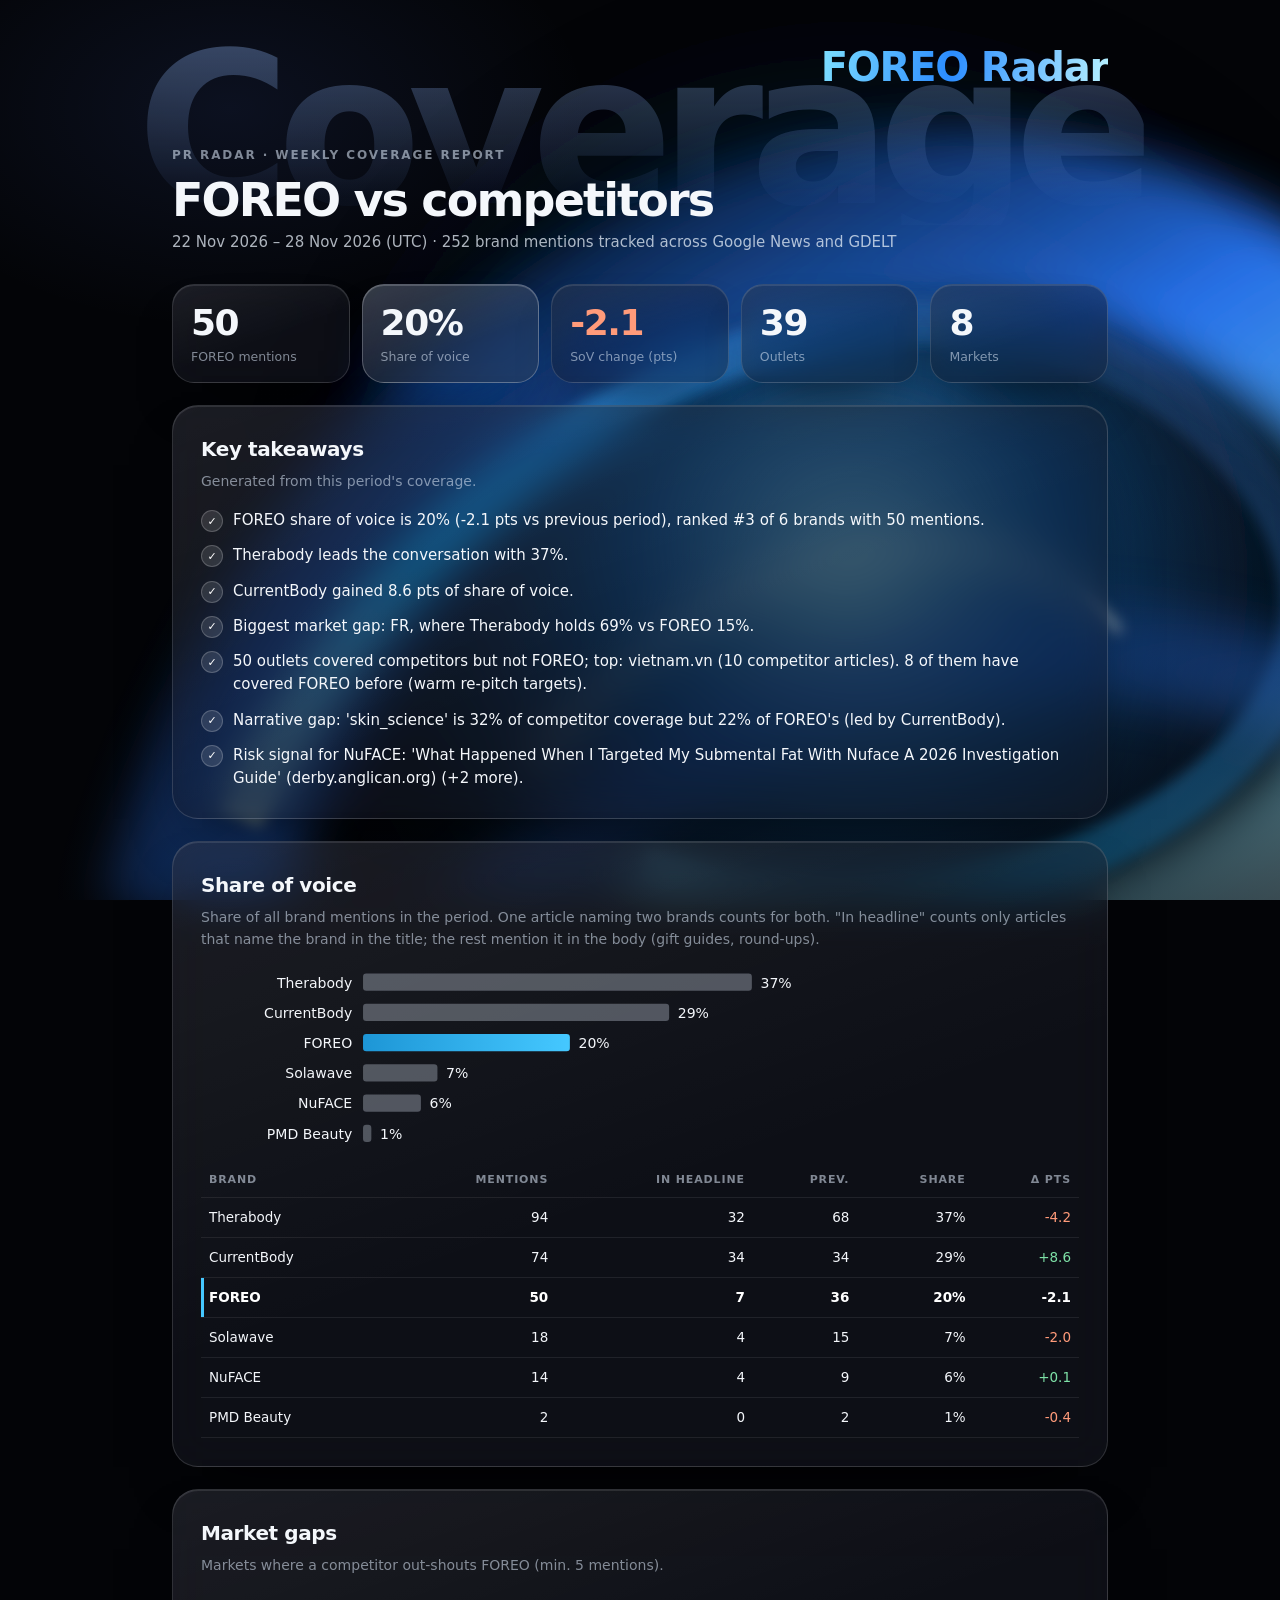
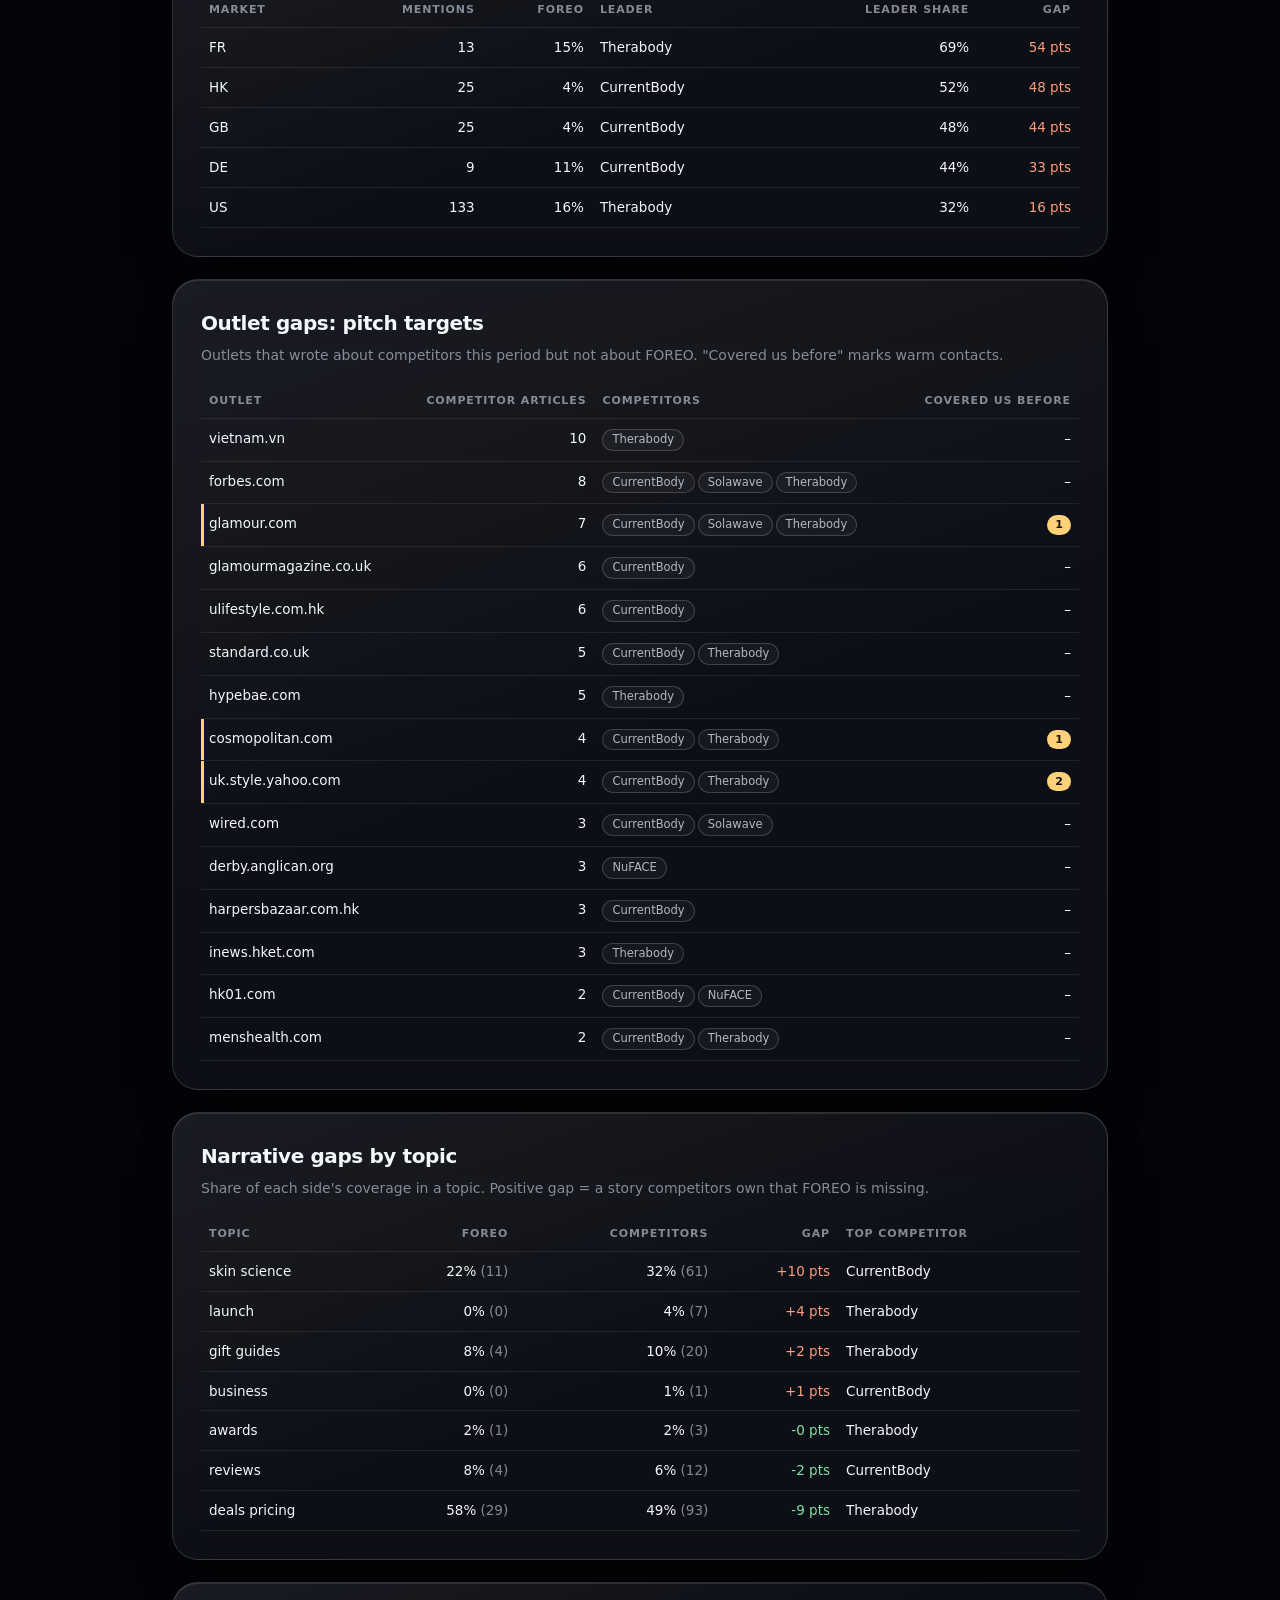
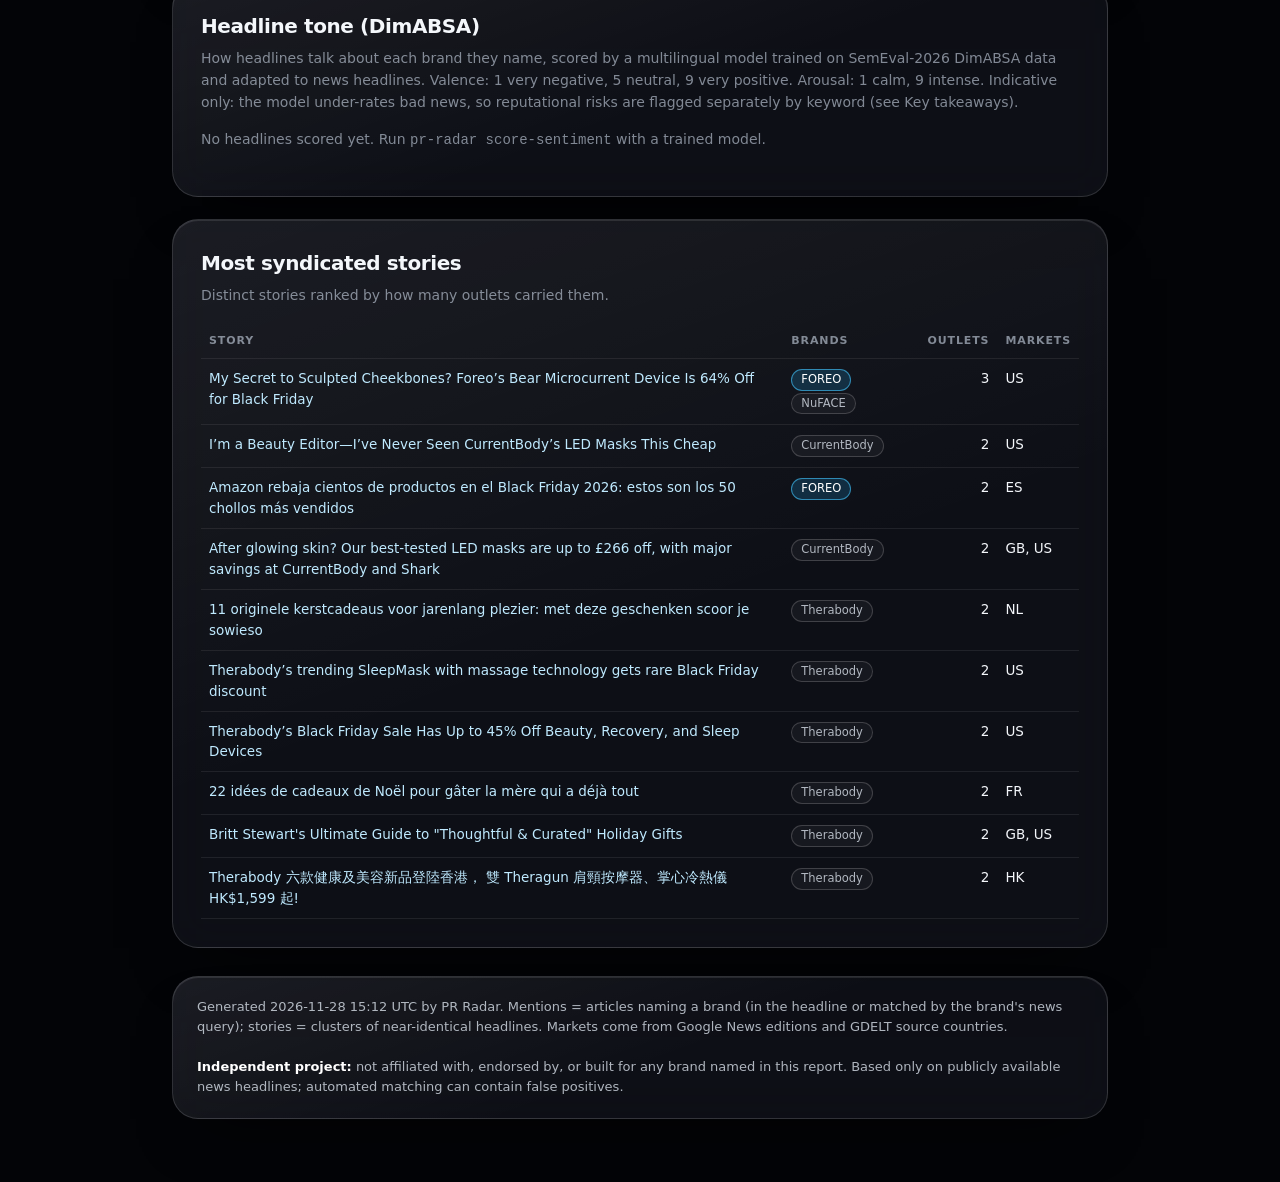
<file: docs/report.html>
<!doctype html>
<html lang="en">
<head>
<meta charset="utf-8">
<meta name="viewport" content="width=device-width, initial-scale=1">
<meta name="color-scheme" content="dark light">
<title>PR Radar · FOREO · 22 Nov–28 Nov 2026</title>
<style>
  :root {
    --bg: #030407; --ink: #f4f7fb; --ink-2: rgba(232, 240, 250, .74); --muted: rgba(214, 226, 242, .58);
    --line: rgba(255, 255, 255, .14); --line-soft: rgba(255, 255, 255, .08);
    --glass: rgba(18, 22, 32, .45); --glass-hi: rgba(46, 58, 82, .45);
    --us: #1d96d6; --us-hi: #45c8ff; --bar: rgba(214, 226, 242, .32);
    --good: #7ee2a8; --bad: #ff9b7a; --warm: #ffd27a;
    --radius: 26px;
    --font: "Inter", ui-sans-serif, system-ui, -apple-system, "Segoe UI", Roboto, Helvetica, Arial, sans-serif;
  }
  * { box-sizing: border-box; }
  html { -webkit-text-size-adjust: 100%; }
  body { margin: 0; background: var(--bg); color: var(--ink); font: 15px/1.55 var(--font); overflow-x: hidden; }

  /* Background: glowing swirl + giant type (pure CSS/SVG, no JS) */
  .backdrop { position: fixed; inset: 0; z-index: -1; overflow: hidden; pointer-events: none;
    background: radial-gradient(60% 50% at 70% 72%, rgba(29, 110, 220, .28), transparent 70%),
                radial-gradient(40% 35% at 18% 12%, rgba(90, 130, 255, .10), transparent 70%), var(--bg); }
  .backdrop svg { position: absolute; width: 125vmax; height: 125vmax; left: 50%; top: 50%; transform: translate(-50%, -52%); }
  .backdrop::after { content: ""; position: absolute; inset: 0; background: linear-gradient(180deg, transparent 40%, rgba(3, 4, 7, .65)); }

  main { max-width: 1000px; margin: 0 auto; padding: 36px clamp(16px, 4vw, 32px) 64px; position: relative; }
  .hero { position: relative; padding-top: clamp(40px, 9vw, 110px); }
  .hero-type { position: absolute; z-index: -1; left: 50%; top: 0; transform: translateX(-50%); white-space: nowrap;
    font-size: clamp(80px, 19vw, 210px); font-weight: 800; letter-spacing: -.065em; line-height: .9; user-select: none;
    background: linear-gradient(180deg, rgba(150, 190, 255, .34), rgba(70, 110, 190, .06) 85%);
    -webkit-background-clip: text; background-clip: text; color: transparent; }
  .hero-accent { position: absolute; z-index: -1; right: 0; top: 0; font-size: clamp(20px, 3.6vw, 40px); font-weight: 700; letter-spacing: -.03em;
    background: linear-gradient(100deg, #7fe0ff, #2b8cff 45%, #b9f3ff); -webkit-background-clip: text; background-clip: text; color: transparent; }
  .eyebrow { font-size: 12px; text-transform: uppercase; letter-spacing: .16em; font-weight: 600; color: var(--muted); margin: 0; }
  h1 { font-size: clamp(30px, 5vw, 46px); margin: 10px 0 6px; letter-spacing: -.04em; line-height: 1.1; }
  h2 { font-size: 20px; margin: 0 0 6px; letter-spacing: -.02em; }
  .muted { color: var(--muted); }
  .lede { color: var(--ink-2); margin: 0; }

  .glass { background: linear-gradient(160deg, rgba(255, 255, 255, .075), rgba(255, 255, 255, .015) 55%), var(--glass);
    border: 1px solid var(--line); border-radius: var(--radius);
    -webkit-backdrop-filter: blur(22px) saturate(140%); backdrop-filter: blur(22px) saturate(140%);
    box-shadow: inset 0 1px 0 rgba(255, 255, 255, .10), 0 30px 60px -30px rgba(0, 0, 0, .7); }
  .card { padding: clamp(18px, 3vw, 28px); margin-top: 22px; }
  .card > p.muted { margin: 0 0 16px; font-size: 14px; }
  .scroll { overflow-x: auto; }

  .kpis { display: grid; grid-template-columns: repeat(5, minmax(0, 1fr)); gap: 12px; margin-top: 30px; }
  .kpi { padding: 18px 18px 16px; border-radius: 22px; }
  .kpi.featured { background: linear-gradient(160deg, rgba(255, 255, 255, .14), rgba(255, 255, 255, .03) 60%), var(--glass-hi);
    border-color: rgba(255, 255, 255, .26); box-shadow: inset 0 1px 0 rgba(255, 255, 255, .18), 0 30px 60px -28px rgba(10, 80, 180, .55); }
  .kpi .v { font-size: clamp(26px, 3.4vw, 36px); font-weight: 700; letter-spacing: -.04em; line-height: 1.1; font-variant-numeric: tabular-nums; }
  .kpi .l { color: var(--muted); font-size: 12.5px; margin-top: 4px; }
  .up { color: var(--good); } .down { color: var(--bad); }

  ul.insights { list-style: none; margin: 0; padding: 0; display: grid; gap: 12px; }
  ul.insights li { position: relative; padding-left: 32px; }
  ul.insights li::before { content: "✓"; position: absolute; left: 0; top: 1px; width: 20px; height: 20px; border-radius: 50%;
    display: grid; place-items: center; font-size: 11px; font-weight: 700; color: #fff;
    background: rgba(255, 255, 255, .12); border: 1px solid rgba(255, 255, 255, .2); }

  table { width: 100%; border-collapse: collapse; font-size: 13.5px; }
  th, td { text-align: left; padding: 9px 8px; border-bottom: 1px solid var(--line-soft); vertical-align: top; }
  th { color: var(--muted); font-weight: 600; font-size: 11px; text-transform: uppercase; letter-spacing: .08em; }
  td.n, th.n { text-align: right; font-variant-numeric: tabular-nums; white-space: nowrap; }
  tr.hl td { color: #fff; font-weight: 650; }
  tr.hl td:first-child { box-shadow: inset 3px 0 0 var(--us-hi); }
  tr.warm td:first-child { box-shadow: inset 3px 0 0 var(--warm); }
  a { color: #bfeaff; text-decoration: none; } a:hover { text-decoration: underline; text-underline-offset: 3px; }
  .warm-badge { display: inline-block; padding: 1px 8px; border-radius: 99px; font-size: 11px; font-weight: 650; color: #1a1205; background: var(--warm); }

  .chart { width: 100%; max-width: 620px; height: auto; display: block; }
  .chart .bar { fill: var(--bar); }
  .chart .bar.hl { fill: url(#pr-hl); }
  .chart .lbl, .chart .val { fill: var(--ink); font-size: 13px; font-family: var(--font); }
  .pill { display: inline-block; padding: 1px 9px; border-radius: 99px; border: 1px solid rgba(255, 255, 255, .18);
    background: rgba(255, 255, 255, .04); color: var(--ink-2); font-size: 11.5px; margin: 1px 3px 1px 0; white-space: nowrap; }
  .pill.us { color: #fff; border-color: rgba(69, 200, 255, .6); background: rgba(29, 150, 214, .22); }
  footer { margin-top: 28px; padding: 20px 24px; font-size: 13px; color: var(--ink-2); border-radius: 22px; }
  footer strong { color: #fff; }

  @media (max-width: 760px) {
    .kpis { grid-template-columns: repeat(2, minmax(0, 1fr)); }
    .kpi.featured { grid-column: 1 / -1; order: -1; }
    .hero-accent { top: 4px; }
  }
  @media (prefers-reduced-transparency: reduce) { .glass { -webkit-backdrop-filter: none; backdrop-filter: none; background: #121620; } }

  /* Print: plain, ink-friendly, no glow. */
  @media print {
    :root { --ink: #111; --ink-2: #333; --muted: #555; --line: #ccc; --line-soft: #ddd; --bar: #b8bcc6; --good: #146c3c; --bad: #b0361c; }
    @page { margin: 14mm; }
    body { background: #fff; color: #111; font-size: 11.5pt; }
    .backdrop, .hero-type { display: none; }
    .hero { padding-top: 0; }
    .hero-accent { position: static; display: block; color: #0b5ea8; background: none; -webkit-text-fill-color: #0b5ea8; font-size: 14pt; }
    main { max-width: none; padding: 0; }
    .glass, .kpi.featured { background: #fff; border: 1px solid #ccc; box-shadow: none; -webkit-backdrop-filter: none; backdrop-filter: none; }
    .card, .kpi, tr { break-inside: avoid; }
    tr.hl td, footer strong { color: #000; }
    .chart .bar.hl { fill: #0b5ea8; }
    a { color: #0b5ea8; }
    .pill { color: #333; border-color: #bbb; background: none; }
    .pill.us { color: #0b5ea8; border-color: #0b5ea8; background: none; }
    .warm-badge { background: none; border: 1px solid #a07000; color: #6b4a00; }
    ul.insights li::before { color: #111; background: none; border-color: #999; }
  }
</style>
</head>
<body>
<div class="backdrop" aria-hidden="true">
  <svg viewBox="0 0 1200 1200" preserveAspectRatio="xMidYMid slice">
    <defs>
      <radialGradient id="pr-core" cx="50%" cy="50%" r="50%">
        <stop offset="0" stop-color="#9fe6ff" stop-opacity=".9"/><stop offset=".35" stop-color="#1d7fd6" stop-opacity=".55"/><stop offset="1" stop-color="#05070c" stop-opacity="0"/>
      </radialGradient>
      <linearGradient id="pr-arc" x1="0" y1="0" x2="1" y2="1">
        <stop offset="0" stop-color="#0b2a6b" stop-opacity="0"/><stop offset=".45" stop-color="#2a7bff"/><stop offset=".75" stop-color="#7ee3ff"/><stop offset="1" stop-color="#fff" stop-opacity=".9"/>
      </linearGradient>
      <linearGradient id="pr-arc2" x1="1" y1="0" x2="0" y2="1">
        <stop offset="0" stop-color="#5b8cff" stop-opacity="0"/><stop offset=".6" stop-color="#1fb6ff"/><stop offset="1" stop-color="#e8fbff"/>
      </linearGradient>
      <filter id="pr-soft" x="-30%" y="-30%" width="160%" height="160%"><feGaussianBlur stdDeviation="18"/></filter>
      <filter id="pr-glow" x="-30%" y="-30%" width="160%" height="160%"><feGaussianBlur stdDeviation="5"/></filter>
    </defs>
    <circle cx="760" cy="720" r="460" fill="url(#pr-core)" filter="url(#pr-soft)" opacity=".85"/>
    <path d="M260 980 C 380 520, 820 300, 1120 560 S 900 1180, 560 1000" fill="none" stroke="url(#pr-arc)" stroke-width="130" filter="url(#pr-soft)" opacity=".9"/>
    <path d="M300 900 C 470 560, 840 420, 1040 620 S 880 1040, 600 940" fill="none" stroke="url(#pr-arc2)" stroke-width="34" filter="url(#pr-glow)" opacity=".9"/>
    <path d="M420 1060 C 620 760, 980 700, 1180 860" fill="none" stroke="url(#pr-arc)" stroke-width="70" filter="url(#pr-soft)" opacity=".55"/>
    <path d="M520 860 C 640 700, 860 640, 960 760" fill="none" stroke="#e9fbff" stroke-width="6" filter="url(#pr-glow)" opacity=".7"/>
  </svg>
</div>
<svg width="0" height="0" style="position:absolute" aria-hidden="true">
  <defs><linearGradient id="pr-hl" x1="0" x2="1" y1="0" y2="0"><stop offset="0" stop-color="#1d96d6"/><stop offset="1" stop-color="#45c8ff"/></linearGradient></defs>
</svg>
<main>
  <header class="hero">
    <div class="hero-type" aria-hidden="true">Coverage</div>
    <div class="hero-accent">FOREO Radar</div>
    <p class="eyebrow">PR Radar · weekly coverage report</p>
    <h1>FOREO vs competitors</h1>
    <p class="lede">22 Nov 2026 – 28 Nov 2026 (UTC) · 252 brand mentions tracked across Google News and GDELT</p>
  </header>

  <section class="kpis">
    <div class="kpi glass"><div class="v">50</div><div class="l">FOREO mentions</div></div>
    <div class="kpi glass featured"><div class="v">20%</div><div class="l">Share of voice</div></div>
    <div class="kpi glass"><div class="v down">-2.1</div><div class="l">SoV change (pts)</div></div>
    <div class="kpi glass"><div class="v">39</div><div class="l">Outlets</div></div>
    <div class="kpi glass"><div class="v">8</div><div class="l">Markets</div></div>
  </section>

  <section class="card glass">
    <h2>Key takeaways</h2>
    <p class="muted">Generated from this period's coverage.</p>
    <ul class="insights">
<li>FOREO share of voice is 20% (-2.1 pts vs previous period), ranked #3 of 6 brands with 50 mentions.</li><li>Therabody leads the conversation with 37%.</li><li>CurrentBody gained 8.6 pts of share of voice.</li><li>Biggest market gap: FR, where Therabody holds 69% vs FOREO 15%.</li><li>50 outlets covered competitors but not FOREO; top: vietnam.vn (10 competitor articles). 8 of them have covered FOREO before (warm re-pitch targets).</li><li>Narrative gap: &#39;skin_science&#39; is 32% of competitor coverage but 22% of FOREO&#39;s (led by CurrentBody).</li><li>Risk signal for NuFACE: &#39;What Happened When I Targeted My Submental Fat With Nuface A 2026 Investigation Guide&#39; (derby.anglican.org) (+2 more).</li>    </ul>
  </section>

  <section class="card glass">
    <h2>Share of voice</h2>
    <p class="muted">Share of all brand mentions in the period. One article naming two brands counts for both. "In headline" counts only articles that name the brand in the title; the rest mention it in the body (gift guides, round-ups).</p>
    <svg class="chart" viewBox="0 0 574 168" role="img" aria-label="bar chart" xmlns="http://www.w3.org/2000/svg"><text class="lbl" x="140" y="19" text-anchor="end">Therabody</text><rect class="bar" x="150" y="6" width="360.0" height="16" rx="3"/><text class="val" x="518.0" y="19">37%</text><text class="lbl" x="140" y="47" text-anchor="end">CurrentBody</text><rect class="bar" x="150" y="34" width="283.4" height="16" rx="3"/><text class="val" x="441.4" y="47">29%</text><text class="lbl" x="140" y="75" text-anchor="end">FOREO</text><rect class="bar hl" x="150" y="62" width="191.5" height="16" rx="3"/><text class="val" x="349.5" y="75">20%</text><text class="lbl" x="140" y="103" text-anchor="end">Solawave</text><rect class="bar" x="150" y="90" width="68.9" height="16" rx="3"/><text class="val" x="226.9" y="103">7%</text><text class="lbl" x="140" y="131" text-anchor="end">NuFACE</text><rect class="bar" x="150" y="118" width="53.6" height="16" rx="3"/><text class="val" x="211.6" y="131">6%</text><text class="lbl" x="140" y="159" text-anchor="end">PMD Beauty</text><rect class="bar" x="150" y="146" width="7.7" height="16" rx="3"/><text class="val" x="165.7" y="159">1%</text></svg>
    <div class="scroll">
    <table style="margin-top:14px">
      <tr><th>Brand</th><th class="n">Mentions</th><th class="n">In headline</th><th class="n">Prev.</th><th class="n">Share</th><th class="n">Δ pts</th></tr>
      <tr class="">
        <td>Therabody</td>
        <td class="n">94</td>
        <td class="n">32</td>
        <td class="n">68</td>
        <td class="n">37%</td>
        <td class="n down">-4.2</td>
      </tr>
      <tr class="">
        <td>CurrentBody</td>
        <td class="n">74</td>
        <td class="n">34</td>
        <td class="n">34</td>
        <td class="n">29%</td>
        <td class="n up">+8.6</td>
      </tr>
      <tr class="hl">
        <td>FOREO</td>
        <td class="n">50</td>
        <td class="n">7</td>
        <td class="n">36</td>
        <td class="n">20%</td>
        <td class="n down">-2.1</td>
      </tr>
      <tr class="">
        <td>Solawave</td>
        <td class="n">18</td>
        <td class="n">4</td>
        <td class="n">15</td>
        <td class="n">7%</td>
        <td class="n down">-2.0</td>
      </tr>
      <tr class="">
        <td>NuFACE</td>
        <td class="n">14</td>
        <td class="n">4</td>
        <td class="n">9</td>
        <td class="n">6%</td>
        <td class="n up">+0.1</td>
      </tr>
      <tr class="">
        <td>PMD Beauty</td>
        <td class="n">2</td>
        <td class="n">0</td>
        <td class="n">2</td>
        <td class="n">1%</td>
        <td class="n down">-0.4</td>
      </tr>
    </table>
    </div>
  </section>

  <section class="card glass">
    <h2>Market gaps</h2>
    <p class="muted">Markets where a competitor out-shouts FOREO (min. 5 mentions).</p>
    <div class="scroll">
    <table>
      <tr><th>Market</th><th class="n">Mentions</th><th class="n">FOREO</th><th>Leader</th><th class="n">Leader share</th><th class="n">Gap</th></tr>
      <tr><td>FR</td><td class="n">13</td><td class="n">15%</td>
          <td>Therabody</td><td class="n">69%</td><td class="n down">54 pts</td></tr>
      <tr><td>HK</td><td class="n">25</td><td class="n">4%</td>
          <td>CurrentBody</td><td class="n">52%</td><td class="n down">48 pts</td></tr>
      <tr><td>GB</td><td class="n">25</td><td class="n">4%</td>
          <td>CurrentBody</td><td class="n">48%</td><td class="n down">44 pts</td></tr>
      <tr><td>DE</td><td class="n">9</td><td class="n">11%</td>
          <td>CurrentBody</td><td class="n">44%</td><td class="n down">33 pts</td></tr>
      <tr><td>US</td><td class="n">133</td><td class="n">16%</td>
          <td>Therabody</td><td class="n">32%</td><td class="n down">16 pts</td></tr>
    </table>
    </div>
  </section>

  <section class="card glass">
    <h2>Outlet gaps: pitch targets</h2>
    <p class="muted">Outlets that wrote about competitors this period but not about FOREO. "Covered us before" marks warm contacts.</p>
    <div class="scroll">
    <table>
      <tr><th>Outlet</th><th class="n">Competitor articles</th><th>Competitors</th><th class="n">Covered us before</th></tr>
      <tr class=""><td>vietnam.vn</td><td class="n">10</td>
          <td><span class="pill">Therabody</span></td>
          <td class="n">–</td></tr>
      <tr class=""><td>forbes.com</td><td class="n">8</td>
          <td><span class="pill">CurrentBody</span><span class="pill">Solawave</span><span class="pill">Therabody</span></td>
          <td class="n">–</td></tr>
      <tr class="warm"><td>glamour.com</td><td class="n">7</td>
          <td><span class="pill">CurrentBody</span><span class="pill">Solawave</span><span class="pill">Therabody</span></td>
          <td class="n"><span class="warm-badge">1</span></td></tr>
      <tr class=""><td>glamourmagazine.co.uk</td><td class="n">6</td>
          <td><span class="pill">CurrentBody</span></td>
          <td class="n">–</td></tr>
      <tr class=""><td>ulifestyle.com.hk</td><td class="n">6</td>
          <td><span class="pill">CurrentBody</span></td>
          <td class="n">–</td></tr>
      <tr class=""><td>standard.co.uk</td><td class="n">5</td>
          <td><span class="pill">CurrentBody</span><span class="pill">Therabody</span></td>
          <td class="n">–</td></tr>
      <tr class=""><td>hypebae.com</td><td class="n">5</td>
          <td><span class="pill">Therabody</span></td>
          <td class="n">–</td></tr>
      <tr class="warm"><td>cosmopolitan.com</td><td class="n">4</td>
          <td><span class="pill">CurrentBody</span><span class="pill">Therabody</span></td>
          <td class="n"><span class="warm-badge">1</span></td></tr>
      <tr class="warm"><td>uk.style.yahoo.com</td><td class="n">4</td>
          <td><span class="pill">CurrentBody</span><span class="pill">Therabody</span></td>
          <td class="n"><span class="warm-badge">2</span></td></tr>
      <tr class=""><td>wired.com</td><td class="n">3</td>
          <td><span class="pill">CurrentBody</span><span class="pill">Solawave</span></td>
          <td class="n">–</td></tr>
      <tr class=""><td>derby.anglican.org</td><td class="n">3</td>
          <td><span class="pill">NuFACE</span></td>
          <td class="n">–</td></tr>
      <tr class=""><td>harpersbazaar.com.hk</td><td class="n">3</td>
          <td><span class="pill">CurrentBody</span></td>
          <td class="n">–</td></tr>
      <tr class=""><td>inews.hket.com</td><td class="n">3</td>
          <td><span class="pill">Therabody</span></td>
          <td class="n">–</td></tr>
      <tr class=""><td>hk01.com</td><td class="n">2</td>
          <td><span class="pill">CurrentBody</span><span class="pill">NuFACE</span></td>
          <td class="n">–</td></tr>
      <tr class=""><td>menshealth.com</td><td class="n">2</td>
          <td><span class="pill">CurrentBody</span><span class="pill">Therabody</span></td>
          <td class="n">–</td></tr>
    </table>
    </div>
  </section>

  <section class="card glass">
    <h2>Narrative gaps by topic</h2>
    <p class="muted">Share of each side's coverage in a topic. Positive gap = a story competitors own that FOREO is missing.</p>
    <div class="scroll">
    <table>
      <tr><th>Topic</th><th class="n">FOREO</th><th class="n">Competitors</th><th class="n">Gap</th><th>Top competitor</th></tr>
      <tr><td>skin science</td>
          <td class="n">22% <span class="muted">(11)</span></td>
          <td class="n">32% <span class="muted">(61)</span></td>
          <td class="n down">+10 pts</td>
          <td>CurrentBody</td></tr>
      <tr><td>launch</td>
          <td class="n">0% <span class="muted">(0)</span></td>
          <td class="n">4% <span class="muted">(7)</span></td>
          <td class="n down">+4 pts</td>
          <td>Therabody</td></tr>
      <tr><td>gift guides</td>
          <td class="n">8% <span class="muted">(4)</span></td>
          <td class="n">10% <span class="muted">(20)</span></td>
          <td class="n down">+2 pts</td>
          <td>Therabody</td></tr>
      <tr><td>business</td>
          <td class="n">0% <span class="muted">(0)</span></td>
          <td class="n">1% <span class="muted">(1)</span></td>
          <td class="n down">+1 pts</td>
          <td>CurrentBody</td></tr>
      <tr><td>awards</td>
          <td class="n">2% <span class="muted">(1)</span></td>
          <td class="n">2% <span class="muted">(3)</span></td>
          <td class="n up">-0 pts</td>
          <td>Therabody</td></tr>
      <tr><td>reviews</td>
          <td class="n">8% <span class="muted">(4)</span></td>
          <td class="n">6% <span class="muted">(12)</span></td>
          <td class="n up">-2 pts</td>
          <td>CurrentBody</td></tr>
      <tr><td>deals pricing</td>
          <td class="n">58% <span class="muted">(29)</span></td>
          <td class="n">49% <span class="muted">(93)</span></td>
          <td class="n up">-9 pts</td>
          <td>Therabody</td></tr>
    </table>
    </div>
  </section>

  <section class="card glass">
    <h2>Headline tone (DimABSA)</h2>
    <p class="muted">How headlines talk about each brand they name, scored by a multilingual model trained on SemEval-2026 DimABSA data and adapted to news headlines. Valence: 1 very negative, 5 neutral, 9 very positive. Arousal: 1 calm, 9 intense. Indicative only: the model under-rates bad news, so reputational risks are flagged separately by keyword (see Key takeaways).</p>
<p class="muted">No headlines scored yet. Run <code>pr-radar score-sentiment</code> with a trained model.</p>  </section>

  <section class="card glass">
    <h2>Most syndicated stories</h2>
    <p class="muted">Distinct stories ranked by how many outlets carried them.</p>
    <div class="scroll">
    <table>
      <tr><th>Story</th><th>Brands</th><th class="n">Outlets</th><th>Markets</th></tr>
      <tr><td><a href="https://news.google.com/rss/articles/[base64]?oc=5" rel="noopener">My Secret to Sculpted Cheekbones? Foreo’s Bear Microcurrent Device Is 64% Off for Black Friday</a></td>
          <td><span class="pill us">FOREO</span><span class="pill">NuFACE</span></td>
          <td class="n">3</td><td>US</td></tr>
      <tr><td><a href="https://news.google.com/rss/articles/[base64]?oc=5" rel="noopener">I’m a Beauty Editor—I’ve Never Seen CurrentBody’s LED Masks This Cheap</a></td>
          <td><span class="pill">CurrentBody</span></td>
          <td class="n">2</td><td>US</td></tr>
      <tr><td><a href="https://news.google.com/rss/articles/[base64]?oc=5" rel="noopener">Amazon rebaja cientos de productos en el Black Friday 2026: estos son los 50 chollos más vendidos</a></td>
          <td><span class="pill us">FOREO</span></td>
          <td class="n">2</td><td>ES</td></tr>
      <tr><td><a href="https://news.google.com/rss/articles/CBMiekFVX3lxTE1ObEV1X2pwRE1jamQ2MTRvTFczZVZoanZwdzFrZWJka3phQ2o3aEFyTExsWktTV0pvb24xeHZNVUpsLUo5ZHprQnNlcTRLeU1yaEFscHd1a04wSTFadWVudm5TQVpqV3lhUk5UcUk2emdvNV9Zc3NHOC1B?oc=5" rel="noopener">After glowing skin? Our best-tested LED masks are up to £266 off, with major savings at CurrentBody and Shark</a></td>
          <td><span class="pill">CurrentBody</span></td>
          <td class="n">2</td><td>GB, US</td></tr>
      <tr><td><a href="https://news.google.com/rss/articles/[base64]?oc=5" rel="noopener">11 originele kerstcadeaus voor jarenlang plezier: met deze geschenken scoor je sowieso</a></td>
          <td><span class="pill">Therabody</span></td>
          <td class="n">2</td><td>NL</td></tr>
      <tr><td><a href="https://news.google.com/rss/articles/[base64]?oc=5" rel="noopener">Therabody’s trending SleepMask with massage technology gets rare Black Friday discount</a></td>
          <td><span class="pill">Therabody</span></td>
          <td class="n">2</td><td>US</td></tr>
      <tr><td><a href="https://news.google.com/rss/articles/CBMihAFBVV95cUxOenlMbkRlZU5jRlZNelNTeUY0dk9aVzF4MFVEakcwY01aR0otUnR5RkZXZUoyaDFHSmdVclAzT3gxd3BCQjY0Wlh2ck04UWlWU0xSaXBEVUhGTzl3eVd6Mkt3TTU2MEcxYzNBbzU1N1RVUmwxVUY4bGxxMVdZQURmcjVuZlM?oc=5" rel="noopener">Therabody’s Black Friday Sale Has Up to 45% Off Beauty, Recovery, and Sleep Devices</a></td>
          <td><span class="pill">Therabody</span></td>
          <td class="n">2</td><td>US</td></tr>
      <tr><td><a href="https://news.google.com/rss/articles/CBMib0FVX3lxTE1uM2dZTVdvbzgyUzdCalJYMFhreUJJenhSRXdVMV9kaW4wQl9TZFdyTDFwdWFfUjBlQTlzQ3FDUDlqZkh6MkZZRDloRUF6SlJJZjctcGJPOHZNS09aczNueERjT0l3WHo4Qlc4b0NoSQ?oc=5" rel="noopener">22 idées de cadeaux de Noël pour gâter la mère qui a déjà tout</a></td>
          <td><span class="pill">Therabody</span></td>
          <td class="n">2</td><td>FR</td></tr>
      <tr><td><a href="https://news.google.com/rss/articles/[base64]?oc=5" rel="noopener">Britt Stewart&#39;s Ultimate Guide to &#34;Thoughtful &amp; Curated&#34; Holiday Gifts</a></td>
          <td><span class="pill">Therabody</span></td>
          <td class="n">2</td><td>GB, US</td></tr>
      <tr><td><a href="https://news.google.com/rss/articles/CBMie0FVX3lxTE9ka0sxN2l2VUU0S19uWUdyb214cnJzbzJCX1NoTkJ5R1NZRjZLYlloS2Q1TWY2bGtZY2pYbFkxMTRQRUpMZEJUMllaWFlja2hab2FQNjNQRHY5M2JpSXdKOHhvTVZYdHo2aGh0bnJnZngwU2NlSFNjOFFsMA?oc=5" rel="noopener">Therabody 六款健康及美容新品登陸香港， 雙 Theragun 肩頸按摩器、掌心冷熱儀HK$1,599 起!</a></td>
          <td><span class="pill">Therabody</span></td>
          <td class="n">2</td><td>HK</td></tr>
    </table>
    </div>
  </section>

  <footer class="glass">
    Generated 2026-11-28 15:12 UTC by PR Radar. Mentions = articles naming a brand (in the headline or matched by the brand's news query);
    stories = clusters of near-identical headlines. Markets come from Google News editions and GDELT source countries.
    <br><br>
    <strong>Independent project:</strong> not affiliated with, endorsed by, or built for any brand named in this report. Based only on publicly available news headlines;
    automated matching can contain false positives.
  </footer>
</main>
</body>
</html>
</file>
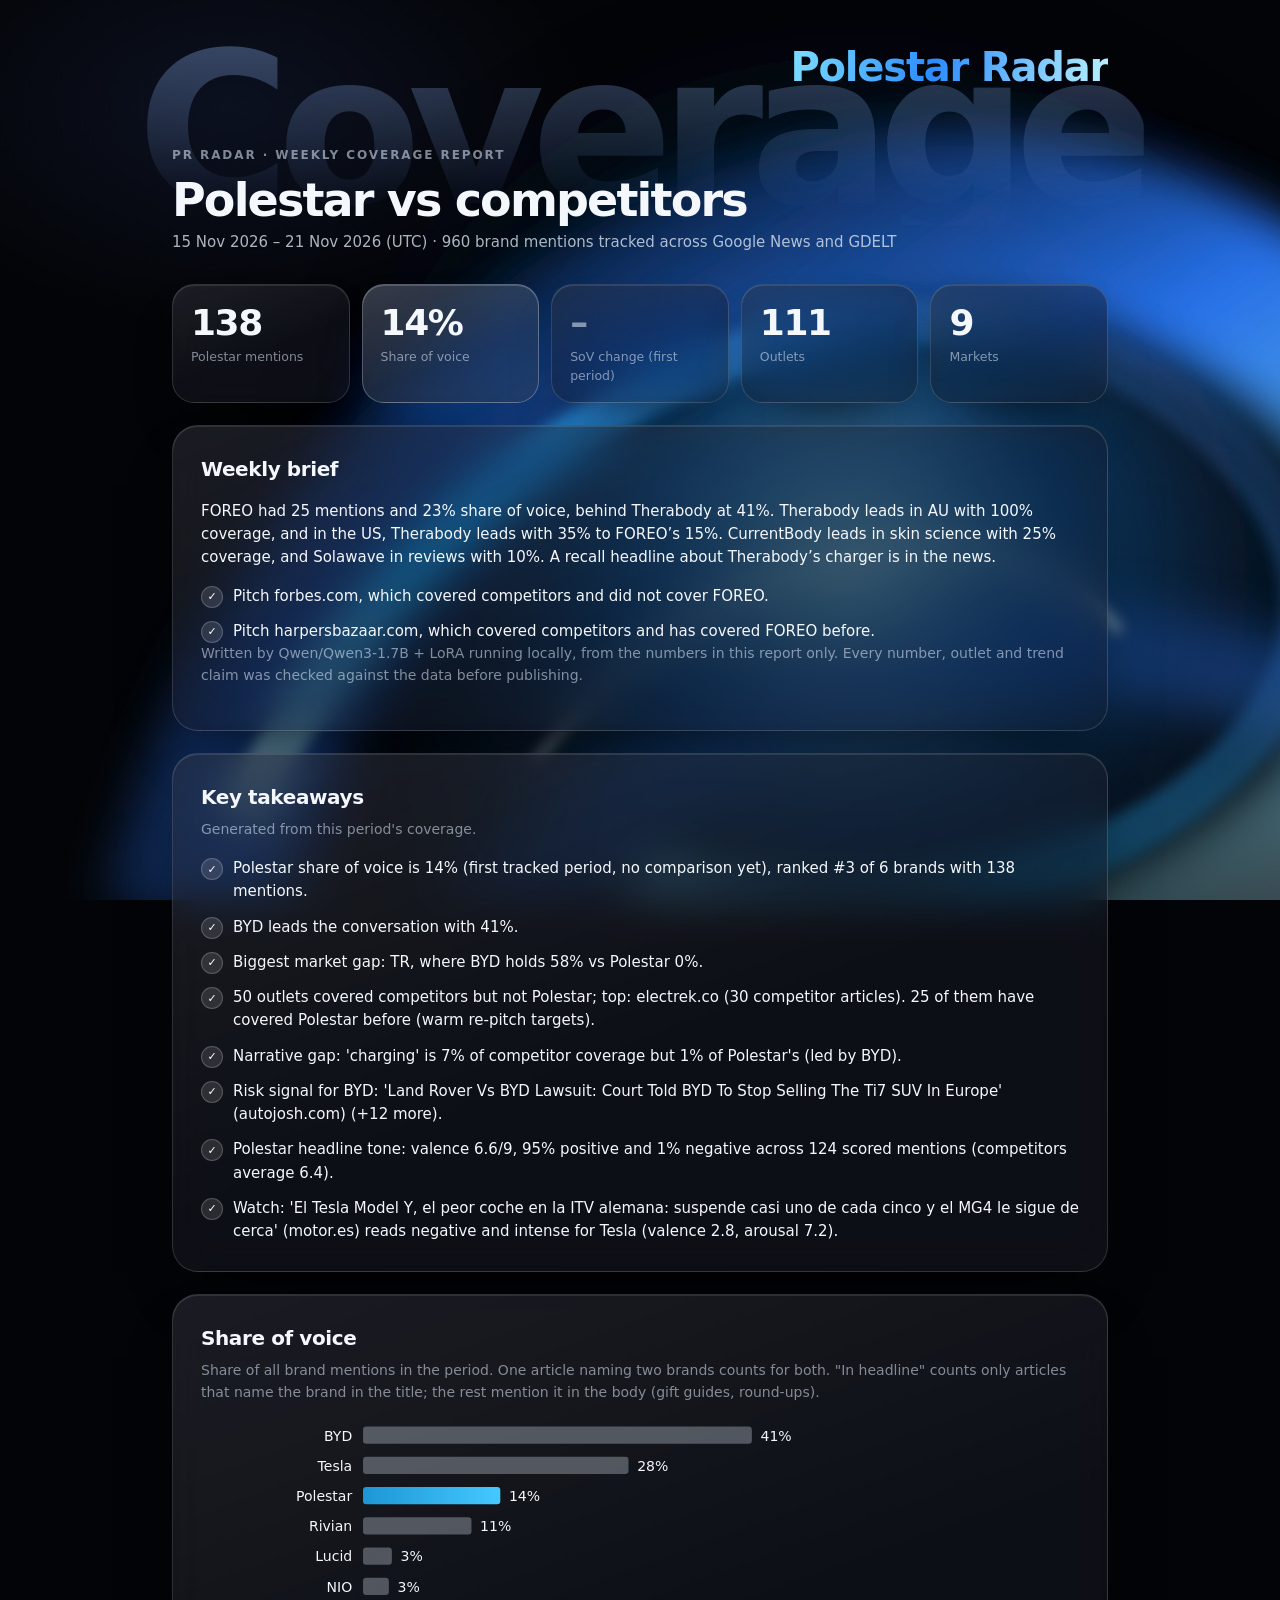
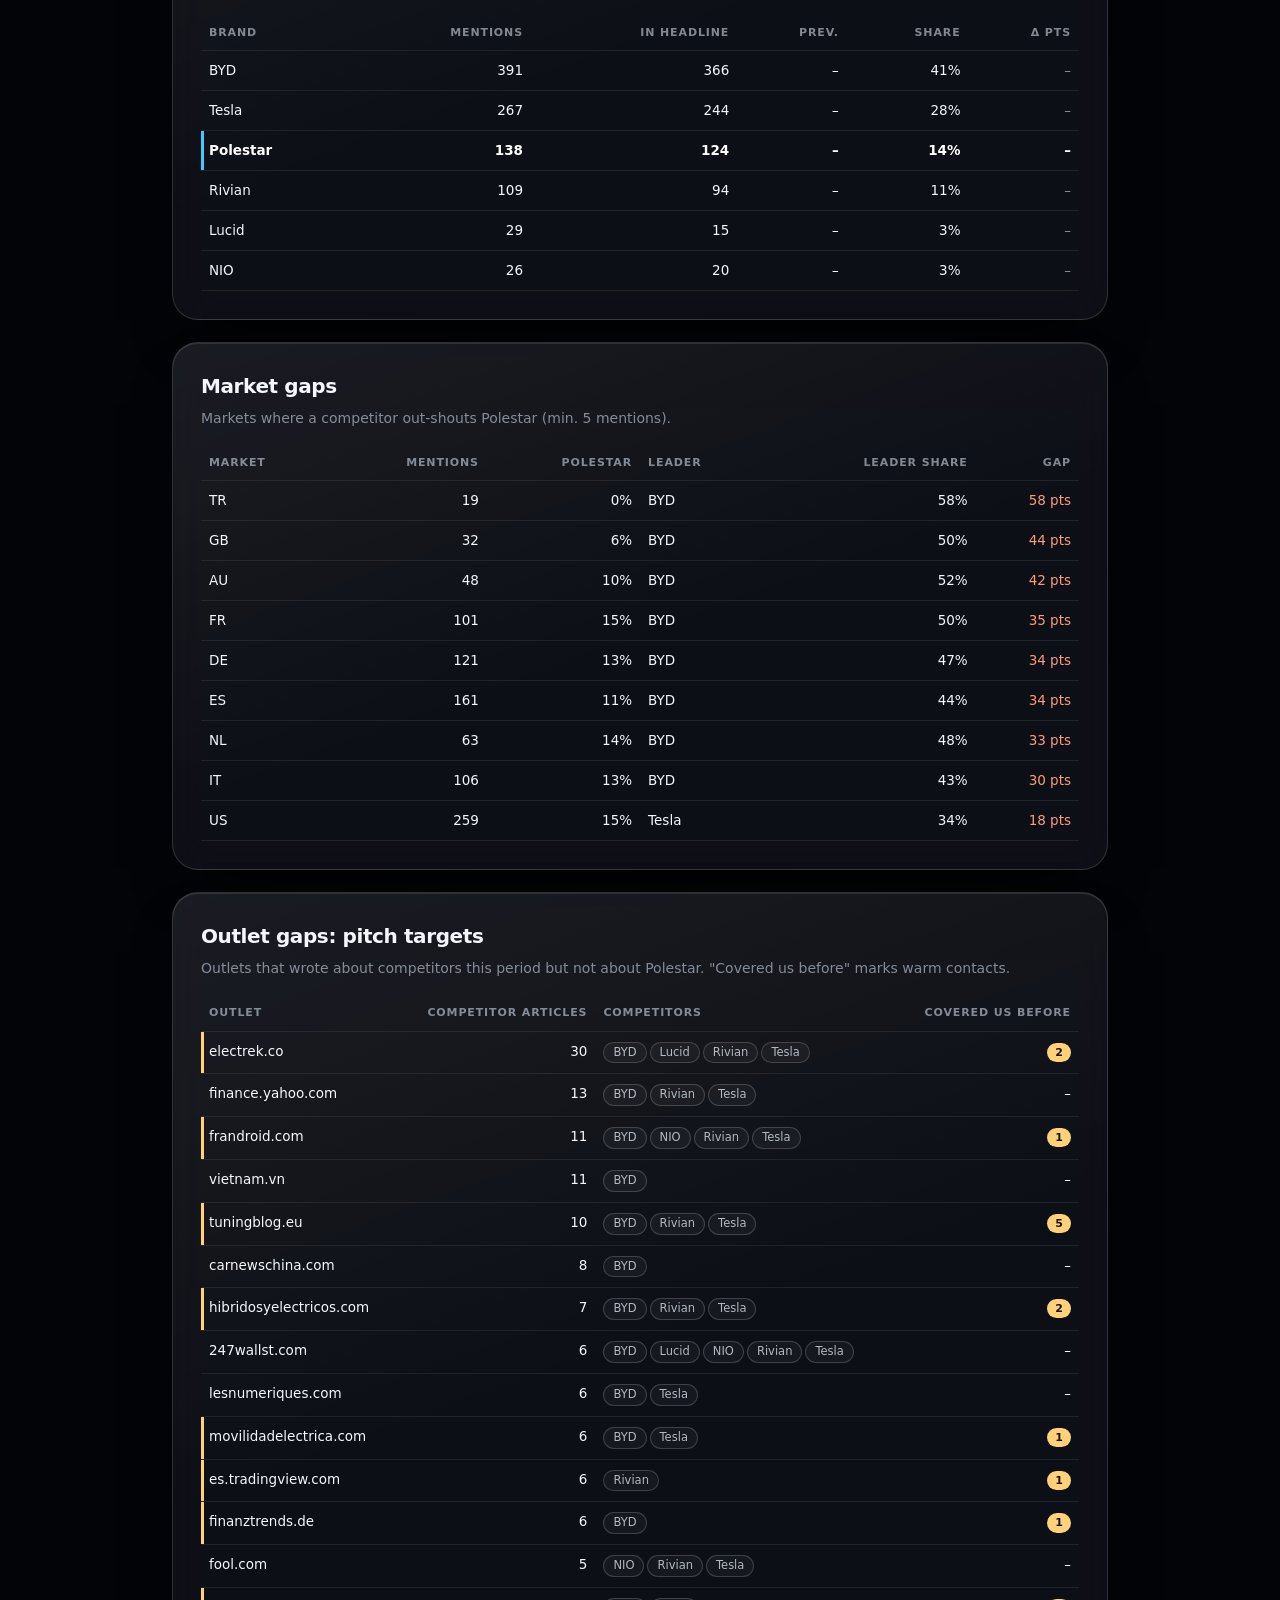
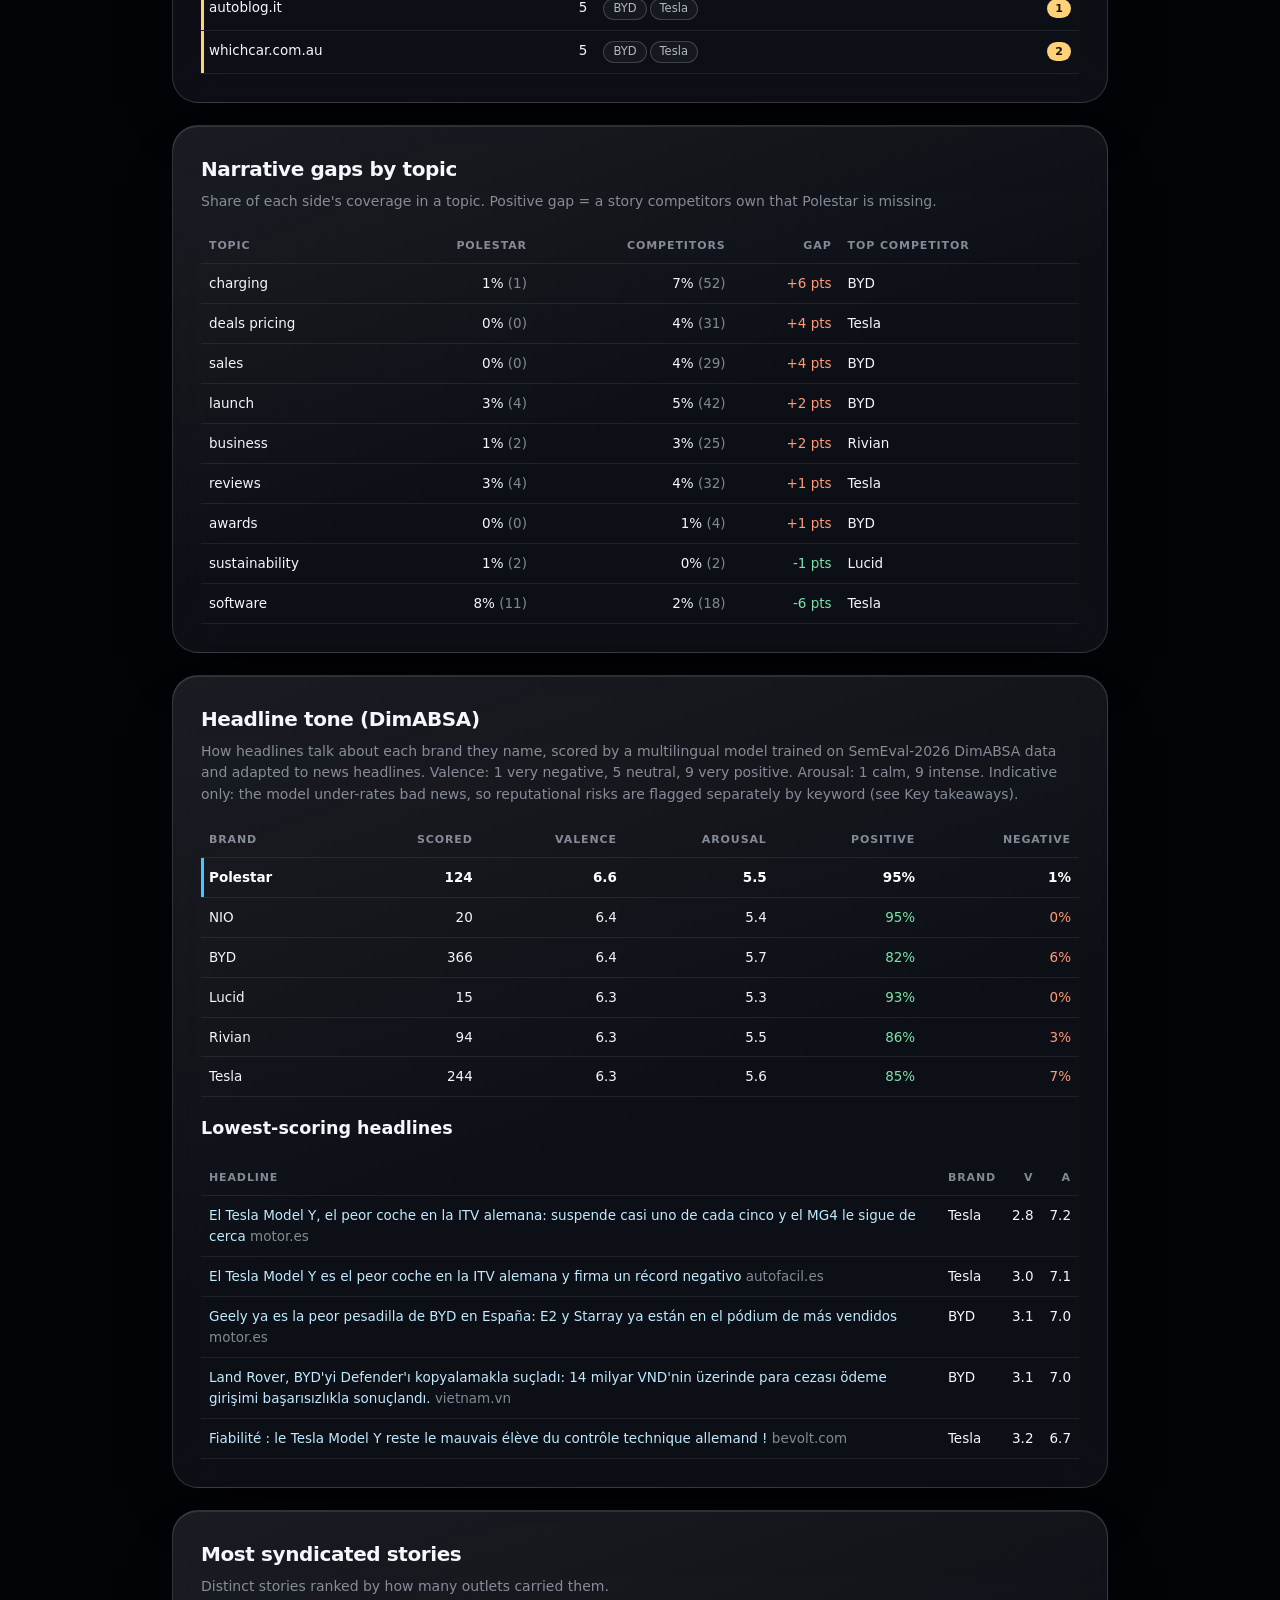
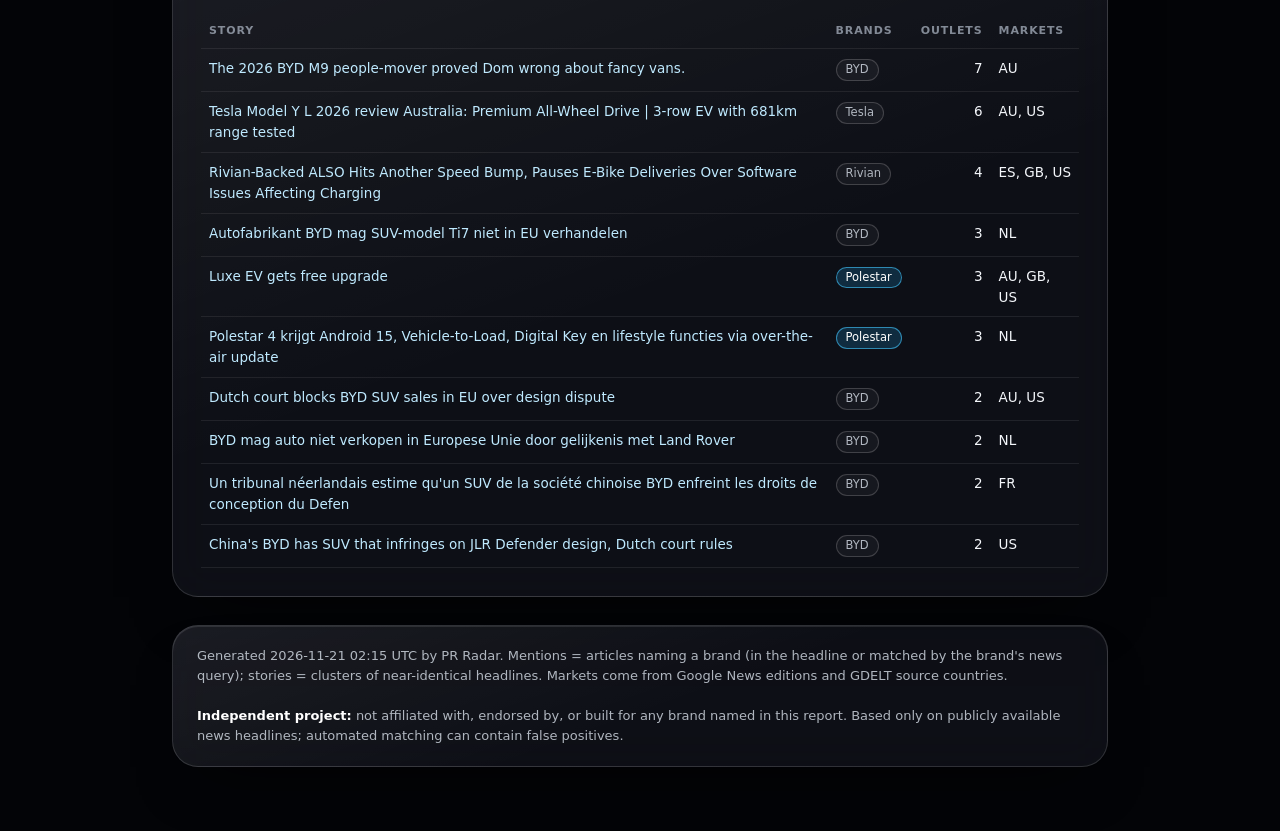
<file: docs/demo-ev/report.html>
<!doctype html>
<html lang="en">
<head>
<meta charset="utf-8">
<meta name="viewport" content="width=device-width, initial-scale=1">
<meta name="color-scheme" content="dark light">
<title>PR Radar · Polestar · 15 Nov–21 Nov 2026</title>
<style>
  :root {
    --bg: #030407; --ink: #f4f7fb; --ink-2: rgba(232, 240, 250, .74); --muted: rgba(214, 226, 242, .58);
    --line: rgba(255, 255, 255, .14); --line-soft: rgba(255, 255, 255, .08);
    --glass: rgba(18, 22, 32, .45); --glass-hi: rgba(46, 58, 82, .45);
    --us: #1d96d6; --us-hi: #45c8ff; --bar: rgba(214, 226, 242, .32);
    --good: #7ee2a8; --bad: #ff9b7a; --warm: #ffd27a;
    --radius: 26px;
    --font: "Inter", ui-sans-serif, system-ui, -apple-system, "Segoe UI", Roboto, Helvetica, Arial, sans-serif;
  }
  * { box-sizing: border-box; }
  html { -webkit-text-size-adjust: 100%; }
  body { margin: 0; background: var(--bg); color: var(--ink); font: 15px/1.55 var(--font); overflow-x: hidden; }

  /* Background: glowing swirl + giant type (pure CSS/SVG, no JS) */
  .backdrop { position: fixed; inset: 0; z-index: -1; overflow: hidden; pointer-events: none;
    background: radial-gradient(60% 50% at 70% 72%, rgba(29, 110, 220, .28), transparent 70%),
                radial-gradient(40% 35% at 18% 12%, rgba(90, 130, 255, .10), transparent 70%), var(--bg); }
  .backdrop svg { position: absolute; width: 125vmax; height: 125vmax; left: 50%; top: 50%; transform: translate(-50%, -52%); }
  .backdrop::after { content: ""; position: absolute; inset: 0; background: linear-gradient(180deg, transparent 40%, rgba(3, 4, 7, .65)); }

  main { max-width: 1000px; margin: 0 auto; padding: 36px clamp(16px, 4vw, 32px) 64px; position: relative; }
  .hero { position: relative; padding-top: clamp(40px, 9vw, 110px); }
  .hero-type { position: absolute; z-index: -1; left: 50%; top: 0; transform: translateX(-50%); white-space: nowrap;
    font-size: clamp(80px, 19vw, 210px); font-weight: 800; letter-spacing: -.065em; line-height: .9; user-select: none;
    background: linear-gradient(180deg, rgba(150, 190, 255, .34), rgba(70, 110, 190, .06) 85%);
    -webkit-background-clip: text; background-clip: text; color: transparent; }
  .hero-accent { position: absolute; z-index: -1; right: 0; top: 0; font-size: clamp(20px, 3.6vw, 40px); font-weight: 700; letter-spacing: -.03em;
    background: linear-gradient(100deg, #7fe0ff, #2b8cff 45%, #b9f3ff); -webkit-background-clip: text; background-clip: text; color: transparent; }
  .eyebrow { font-size: 12px; text-transform: uppercase; letter-spacing: .16em; font-weight: 600; color: var(--muted); margin: 0; }
  h1 { font-size: clamp(30px, 5vw, 46px); margin: 10px 0 6px; letter-spacing: -.04em; line-height: 1.1; }
  h2 { font-size: 20px; margin: 0 0 6px; letter-spacing: -.02em; }
  .muted { color: var(--muted); }
  .lede { color: var(--ink-2); margin: 0; }

  .glass { background: linear-gradient(160deg, rgba(255, 255, 255, .075), rgba(255, 255, 255, .015) 55%), var(--glass);
    border: 1px solid var(--line); border-radius: var(--radius);
    -webkit-backdrop-filter: blur(22px) saturate(140%); backdrop-filter: blur(22px) saturate(140%);
    box-shadow: inset 0 1px 0 rgba(255, 255, 255, .10), 0 30px 60px -30px rgba(0, 0, 0, .7); }
  .card { padding: clamp(18px, 3vw, 28px); margin-top: 22px; }
  .card > p.muted { margin: 0 0 16px; font-size: 14px; }
  .scroll { overflow-x: auto; }

  .kpis { display: grid; grid-template-columns: repeat(5, minmax(0, 1fr)); gap: 12px; margin-top: 30px; }
  .kpi { padding: 18px 18px 16px; border-radius: 22px; }
  .kpi.featured { background: linear-gradient(160deg, rgba(255, 255, 255, .14), rgba(255, 255, 255, .03) 60%), var(--glass-hi);
    border-color: rgba(255, 255, 255, .26); box-shadow: inset 0 1px 0 rgba(255, 255, 255, .18), 0 30px 60px -28px rgba(10, 80, 180, .55); }
  .kpi .v { font-size: clamp(26px, 3.4vw, 36px); font-weight: 700; letter-spacing: -.04em; line-height: 1.1; font-variant-numeric: tabular-nums; }
  .kpi .l { color: var(--muted); font-size: 12.5px; margin-top: 4px; }
  .up { color: var(--good); } .down { color: var(--bad); }

  ul.insights { list-style: none; margin: 0; padding: 0; display: grid; gap: 12px; }
  ul.insights li { position: relative; padding-left: 32px; }
  ul.insights li::before { content: "✓"; position: absolute; left: 0; top: 1px; width: 20px; height: 20px; border-radius: 50%;
    display: grid; place-items: center; font-size: 11px; font-weight: 700; color: #fff;
    background: rgba(255, 255, 255, .12); border: 1px solid rgba(255, 255, 255, .2); }

  table { width: 100%; border-collapse: collapse; font-size: 13.5px; }
  th, td { text-align: left; padding: 9px 8px; border-bottom: 1px solid var(--line-soft); vertical-align: top; }
  th { color: var(--muted); font-weight: 600; font-size: 11px; text-transform: uppercase; letter-spacing: .08em; }
  td.n, th.n { text-align: right; font-variant-numeric: tabular-nums; white-space: nowrap; }
  tr.hl td { color: #fff; font-weight: 650; }
  tr.hl td:first-child { box-shadow: inset 3px 0 0 var(--us-hi); }
  tr.warm td:first-child { box-shadow: inset 3px 0 0 var(--warm); }
  a { color: #bfeaff; text-decoration: none; } a:hover { text-decoration: underline; text-underline-offset: 3px; }
  .warm-badge { display: inline-block; padding: 1px 8px; border-radius: 99px; font-size: 11px; font-weight: 650; color: #1a1205; background: var(--warm); }

  .chart { width: 100%; max-width: 620px; height: auto; display: block; }
  .chart .bar { fill: var(--bar); }
  .chart .bar.hl { fill: url(#pr-hl); }
  .chart .lbl, .chart .val { fill: var(--ink); font-size: 13px; font-family: var(--font); }
  .pill { display: inline-block; padding: 1px 9px; border-radius: 99px; border: 1px solid rgba(255, 255, 255, .18);
    background: rgba(255, 255, 255, .04); color: var(--ink-2); font-size: 11.5px; margin: 1px 3px 1px 0; white-space: nowrap; }
  .pill.us { color: #fff; border-color: rgba(69, 200, 255, .6); background: rgba(29, 150, 214, .22); }
  footer { margin-top: 28px; padding: 20px 24px; font-size: 13px; color: var(--ink-2); border-radius: 22px; }
  footer strong { color: #fff; }

  @media (max-width: 760px) {
    .kpis { grid-template-columns: repeat(2, minmax(0, 1fr)); }
    .kpi.featured { grid-column: 1 / -1; order: -1; }
    .hero-accent { top: 4px; }
  }
  @media (prefers-reduced-transparency: reduce) { .glass { -webkit-backdrop-filter: none; backdrop-filter: none; background: #121620; } }

  /* Print: plain, ink-friendly, no glow. */
  @media print {
    :root { --ink: #111; --ink-2: #333; --muted: #555; --line: #ccc; --line-soft: #ddd; --bar: #b8bcc6; --good: #146c3c; --bad: #b0361c; }
    @page { margin: 14mm; }
    body { background: #fff; color: #111; font-size: 11.5pt; }
    .backdrop, .hero-type { display: none; }
    .hero { padding-top: 0; }
    .hero-accent { position: static; display: block; color: #0b5ea8; background: none; -webkit-text-fill-color: #0b5ea8; font-size: 14pt; }
    main { max-width: none; padding: 0; }
    .glass, .kpi.featured { background: #fff; border: 1px solid #ccc; box-shadow: none; -webkit-backdrop-filter: none; backdrop-filter: none; }
    .card, .kpi, tr { break-inside: avoid; }
    tr.hl td, footer strong { color: #000; }
    .chart .bar.hl { fill: #0b5ea8; }
    a { color: #0b5ea8; }
    .pill { color: #333; border-color: #bbb; background: none; }
    .pill.us { color: #0b5ea8; border-color: #0b5ea8; background: none; }
    .warm-badge { background: none; border: 1px solid #a07000; color: #6b4a00; }
    ul.insights li::before { color: #111; background: none; border-color: #999; }
  }
</style>
</head>
<body>
<div class="backdrop" aria-hidden="true">
  <svg viewBox="0 0 1200 1200" preserveAspectRatio="xMidYMid slice">
    <defs>
      <radialGradient id="pr-core" cx="50%" cy="50%" r="50%">
        <stop offset="0" stop-color="#9fe6ff" stop-opacity=".9"/><stop offset=".35" stop-color="#1d7fd6" stop-opacity=".55"/><stop offset="1" stop-color="#05070c" stop-opacity="0"/>
      </radialGradient>
      <linearGradient id="pr-arc" x1="0" y1="0" x2="1" y2="1">
        <stop offset="0" stop-color="#0b2a6b" stop-opacity="0"/><stop offset=".45" stop-color="#2a7bff"/><stop offset=".75" stop-color="#7ee3ff"/><stop offset="1" stop-color="#fff" stop-opacity=".9"/>
      </linearGradient>
      <linearGradient id="pr-arc2" x1="1" y1="0" x2="0" y2="1">
        <stop offset="0" stop-color="#5b8cff" stop-opacity="0"/><stop offset=".6" stop-color="#1fb6ff"/><stop offset="1" stop-color="#e8fbff"/>
      </linearGradient>
      <filter id="pr-soft" x="-30%" y="-30%" width="160%" height="160%"><feGaussianBlur stdDeviation="18"/></filter>
      <filter id="pr-glow" x="-30%" y="-30%" width="160%" height="160%"><feGaussianBlur stdDeviation="5"/></filter>
    </defs>
    <circle cx="760" cy="720" r="460" fill="url(#pr-core)" filter="url(#pr-soft)" opacity=".85"/>
    <path d="M260 980 C 380 520, 820 300, 1120 560 S 900 1180, 560 1000" fill="none" stroke="url(#pr-arc)" stroke-width="130" filter="url(#pr-soft)" opacity=".9"/>
    <path d="M300 900 C 470 560, 840 420, 1040 620 S 880 1040, 600 940" fill="none" stroke="url(#pr-arc2)" stroke-width="34" filter="url(#pr-glow)" opacity=".9"/>
    <path d="M420 1060 C 620 760, 980 700, 1180 860" fill="none" stroke="url(#pr-arc)" stroke-width="70" filter="url(#pr-soft)" opacity=".55"/>
    <path d="M520 860 C 640 700, 860 640, 960 760" fill="none" stroke="#e9fbff" stroke-width="6" filter="url(#pr-glow)" opacity=".7"/>
  </svg>
</div>
<svg width="0" height="0" style="position:absolute" aria-hidden="true">
  <defs><linearGradient id="pr-hl" x1="0" x2="1" y1="0" y2="0"><stop offset="0" stop-color="#1d96d6"/><stop offset="1" stop-color="#45c8ff"/></linearGradient></defs>
</svg>
<main>
  <header class="hero">
    <div class="hero-type" aria-hidden="true">Coverage</div>
    <div class="hero-accent">Polestar Radar</div>
    <p class="eyebrow">PR Radar · weekly coverage report</p>
    <h1>Polestar vs competitors</h1>
    <p class="lede">15 Nov 2026 – 21 Nov 2026 (UTC) · 960 brand mentions tracked across Google News and GDELT</p>
  </header>

  <section class="kpis">
    <div class="kpi glass"><div class="v">138</div><div class="l">Polestar mentions</div></div>
    <div class="kpi glass featured"><div class="v">14%</div><div class="l">Share of voice</div></div>
    <div class="kpi glass"><div class="v muted">–</div><div class="l">SoV change (first period)</div></div>
    <div class="kpi glass"><div class="v">111</div><div class="l">Outlets</div></div>
    <div class="kpi glass"><div class="v">9</div><div class="l">Markets</div></div>
  </section>

  <section class="card glass">
    <h2>Weekly brief</h2>
    <p>FOREO had 25 mentions and 23% share of voice, behind Therabody at 41%. Therabody leads in AU with 100% coverage, and in the US, Therabody leads with 35% to FOREO’s 15%. CurrentBody leads in skin science with 25% coverage, and Solawave in reviews with 10%. A recall headline about Therabody’s charger is in the news.</p>
    <ul class="insights">
<li>Pitch forbes.com, which covered competitors and did not cover FOREO.</li><li>Pitch harpersbazaar.com, which covered competitors and has covered FOREO before.</li>    </ul>
    <p class="muted">Written by Qwen/Qwen3-1.7B + LoRA running locally, from the numbers in this report only. Every number, outlet and trend claim was checked against the data before publishing.</p>
  </section>

  <section class="card glass">
    <h2>Key takeaways</h2>
    <p class="muted">Generated from this period's coverage.</p>
    <ul class="insights">
<li>Polestar share of voice is 14% (first tracked period, no comparison yet), ranked #3 of 6 brands with 138 mentions.</li><li>BYD leads the conversation with 41%.</li><li>Biggest market gap: TR, where BYD holds 58% vs Polestar 0%.</li><li>50 outlets covered competitors but not Polestar; top: electrek.co (30 competitor articles). 25 of them have covered Polestar before (warm re-pitch targets).</li><li>Narrative gap: &#39;charging&#39; is 7% of competitor coverage but 1% of Polestar&#39;s (led by BYD).</li><li>Risk signal for BYD: &#39;Land Rover Vs BYD Lawsuit: Court Told BYD To Stop Selling The Ti7 SUV In Europe&#39; (autojosh.com) (+12 more).</li><li>Polestar headline tone: valence 6.6/9, 95% positive and 1% negative across 124 scored mentions (competitors average 6.4).</li><li>Watch: &#39;El Tesla Model Y, el peor coche en la ITV alemana: suspende casi uno de cada cinco y el MG4 le sigue de cerca&#39; (motor.es) reads negative and intense for Tesla (valence 2.8, arousal 7.2).</li>    </ul>
  </section>

  <section class="card glass">
    <h2>Share of voice</h2>
    <p class="muted">Share of all brand mentions in the period. One article naming two brands counts for both. "In headline" counts only articles that name the brand in the title; the rest mention it in the body (gift guides, round-ups).</p>
    <svg class="chart" viewBox="0 0 574 168" role="img" aria-label="bar chart" xmlns="http://www.w3.org/2000/svg"><text class="lbl" x="140" y="19" text-anchor="end">BYD</text><rect class="bar" x="150" y="6" width="360.0" height="16" rx="3"/><text class="val" x="518.0" y="19">41%</text><text class="lbl" x="140" y="47" text-anchor="end">Tesla</text><rect class="bar" x="150" y="34" width="245.8" height="16" rx="3"/><text class="val" x="403.8" y="47">28%</text><text class="lbl" x="140" y="75" text-anchor="end">Polestar</text><rect class="bar hl" x="150" y="62" width="127.1" height="16" rx="3"/><text class="val" x="285.1" y="75">14%</text><text class="lbl" x="140" y="103" text-anchor="end">Rivian</text><rect class="bar" x="150" y="90" width="100.4" height="16" rx="3"/><text class="val" x="258.4" y="103">11%</text><text class="lbl" x="140" y="131" text-anchor="end">Lucid</text><rect class="bar" x="150" y="118" width="26.7" height="16" rx="3"/><text class="val" x="184.7" y="131">3%</text><text class="lbl" x="140" y="159" text-anchor="end">NIO</text><rect class="bar" x="150" y="146" width="23.9" height="16" rx="3"/><text class="val" x="181.9" y="159">3%</text></svg>
    <div class="scroll">
    <table style="margin-top:14px">
      <tr><th>Brand</th><th class="n">Mentions</th><th class="n">In headline</th><th class="n">Prev.</th><th class="n">Share</th><th class="n">Δ pts</th></tr>
      <tr class="">
        <td>BYD</td>
        <td class="n">391</td>
        <td class="n">366</td>
        <td class="n">–</td>
        <td class="n">41%</td>
<td class="n muted">–</td>      </tr>
      <tr class="">
        <td>Tesla</td>
        <td class="n">267</td>
        <td class="n">244</td>
        <td class="n">–</td>
        <td class="n">28%</td>
<td class="n muted">–</td>      </tr>
      <tr class="hl">
        <td>Polestar</td>
        <td class="n">138</td>
        <td class="n">124</td>
        <td class="n">–</td>
        <td class="n">14%</td>
<td class="n muted">–</td>      </tr>
      <tr class="">
        <td>Rivian</td>
        <td class="n">109</td>
        <td class="n">94</td>
        <td class="n">–</td>
        <td class="n">11%</td>
<td class="n muted">–</td>      </tr>
      <tr class="">
        <td>Lucid</td>
        <td class="n">29</td>
        <td class="n">15</td>
        <td class="n">–</td>
        <td class="n">3%</td>
<td class="n muted">–</td>      </tr>
      <tr class="">
        <td>NIO</td>
        <td class="n">26</td>
        <td class="n">20</td>
        <td class="n">–</td>
        <td class="n">3%</td>
<td class="n muted">–</td>      </tr>
    </table>
    </div>
  </section>

  <section class="card glass">
    <h2>Market gaps</h2>
    <p class="muted">Markets where a competitor out-shouts Polestar (min. 5 mentions).</p>
    <div class="scroll">
    <table>
      <tr><th>Market</th><th class="n">Mentions</th><th class="n">Polestar</th><th>Leader</th><th class="n">Leader share</th><th class="n">Gap</th></tr>
      <tr><td>TR</td><td class="n">19</td><td class="n">0%</td>
          <td>BYD</td><td class="n">58%</td><td class="n down">58 pts</td></tr>
      <tr><td>GB</td><td class="n">32</td><td class="n">6%</td>
          <td>BYD</td><td class="n">50%</td><td class="n down">44 pts</td></tr>
      <tr><td>AU</td><td class="n">48</td><td class="n">10%</td>
          <td>BYD</td><td class="n">52%</td><td class="n down">42 pts</td></tr>
      <tr><td>FR</td><td class="n">101</td><td class="n">15%</td>
          <td>BYD</td><td class="n">50%</td><td class="n down">35 pts</td></tr>
      <tr><td>DE</td><td class="n">121</td><td class="n">13%</td>
          <td>BYD</td><td class="n">47%</td><td class="n down">34 pts</td></tr>
      <tr><td>ES</td><td class="n">161</td><td class="n">11%</td>
          <td>BYD</td><td class="n">44%</td><td class="n down">34 pts</td></tr>
      <tr><td>NL</td><td class="n">63</td><td class="n">14%</td>
          <td>BYD</td><td class="n">48%</td><td class="n down">33 pts</td></tr>
      <tr><td>IT</td><td class="n">106</td><td class="n">13%</td>
          <td>BYD</td><td class="n">43%</td><td class="n down">30 pts</td></tr>
      <tr><td>US</td><td class="n">259</td><td class="n">15%</td>
          <td>Tesla</td><td class="n">34%</td><td class="n down">18 pts</td></tr>
    </table>
    </div>
  </section>

  <section class="card glass">
    <h2>Outlet gaps: pitch targets</h2>
    <p class="muted">Outlets that wrote about competitors this period but not about Polestar. "Covered us before" marks warm contacts.</p>
    <div class="scroll">
    <table>
      <tr><th>Outlet</th><th class="n">Competitor articles</th><th>Competitors</th><th class="n">Covered us before</th></tr>
      <tr class="warm"><td>electrek.co</td><td class="n">30</td>
          <td><span class="pill">BYD</span><span class="pill">Lucid</span><span class="pill">Rivian</span><span class="pill">Tesla</span></td>
          <td class="n"><span class="warm-badge">2</span></td></tr>
      <tr class=""><td>finance.yahoo.com</td><td class="n">13</td>
          <td><span class="pill">BYD</span><span class="pill">Rivian</span><span class="pill">Tesla</span></td>
          <td class="n">–</td></tr>
      <tr class="warm"><td>frandroid.com</td><td class="n">11</td>
          <td><span class="pill">BYD</span><span class="pill">NIO</span><span class="pill">Rivian</span><span class="pill">Tesla</span></td>
          <td class="n"><span class="warm-badge">1</span></td></tr>
      <tr class=""><td>vietnam.vn</td><td class="n">11</td>
          <td><span class="pill">BYD</span></td>
          <td class="n">–</td></tr>
      <tr class="warm"><td>tuningblog.eu</td><td class="n">10</td>
          <td><span class="pill">BYD</span><span class="pill">Rivian</span><span class="pill">Tesla</span></td>
          <td class="n"><span class="warm-badge">5</span></td></tr>
      <tr class=""><td>carnewschina.com</td><td class="n">8</td>
          <td><span class="pill">BYD</span></td>
          <td class="n">–</td></tr>
      <tr class="warm"><td>hibridosyelectricos.com</td><td class="n">7</td>
          <td><span class="pill">BYD</span><span class="pill">Rivian</span><span class="pill">Tesla</span></td>
          <td class="n"><span class="warm-badge">2</span></td></tr>
      <tr class=""><td>247wallst.com</td><td class="n">6</td>
          <td><span class="pill">BYD</span><span class="pill">Lucid</span><span class="pill">NIO</span><span class="pill">Rivian</span><span class="pill">Tesla</span></td>
          <td class="n">–</td></tr>
      <tr class=""><td>lesnumeriques.com</td><td class="n">6</td>
          <td><span class="pill">BYD</span><span class="pill">Tesla</span></td>
          <td class="n">–</td></tr>
      <tr class="warm"><td>movilidadelectrica.com</td><td class="n">6</td>
          <td><span class="pill">BYD</span><span class="pill">Tesla</span></td>
          <td class="n"><span class="warm-badge">1</span></td></tr>
      <tr class="warm"><td>es.tradingview.com</td><td class="n">6</td>
          <td><span class="pill">Rivian</span></td>
          <td class="n"><span class="warm-badge">1</span></td></tr>
      <tr class="warm"><td>finanztrends.de</td><td class="n">6</td>
          <td><span class="pill">BYD</span></td>
          <td class="n"><span class="warm-badge">1</span></td></tr>
      <tr class=""><td>fool.com</td><td class="n">5</td>
          <td><span class="pill">NIO</span><span class="pill">Rivian</span><span class="pill">Tesla</span></td>
          <td class="n">–</td></tr>
      <tr class="warm"><td>autoblog.it</td><td class="n">5</td>
          <td><span class="pill">BYD</span><span class="pill">Tesla</span></td>
          <td class="n"><span class="warm-badge">1</span></td></tr>
      <tr class="warm"><td>whichcar.com.au</td><td class="n">5</td>
          <td><span class="pill">BYD</span><span class="pill">Tesla</span></td>
          <td class="n"><span class="warm-badge">2</span></td></tr>
    </table>
    </div>
  </section>

  <section class="card glass">
    <h2>Narrative gaps by topic</h2>
    <p class="muted">Share of each side's coverage in a topic. Positive gap = a story competitors own that Polestar is missing.</p>
    <div class="scroll">
    <table>
      <tr><th>Topic</th><th class="n">Polestar</th><th class="n">Competitors</th><th class="n">Gap</th><th>Top competitor</th></tr>
      <tr><td>charging</td>
          <td class="n">1% <span class="muted">(1)</span></td>
          <td class="n">7% <span class="muted">(52)</span></td>
          <td class="n down">+6 pts</td>
          <td>BYD</td></tr>
      <tr><td>deals pricing</td>
          <td class="n">0% <span class="muted">(0)</span></td>
          <td class="n">4% <span class="muted">(31)</span></td>
          <td class="n down">+4 pts</td>
          <td>Tesla</td></tr>
      <tr><td>sales</td>
          <td class="n">0% <span class="muted">(0)</span></td>
          <td class="n">4% <span class="muted">(29)</span></td>
          <td class="n down">+4 pts</td>
          <td>BYD</td></tr>
      <tr><td>launch</td>
          <td class="n">3% <span class="muted">(4)</span></td>
          <td class="n">5% <span class="muted">(42)</span></td>
          <td class="n down">+2 pts</td>
          <td>BYD</td></tr>
      <tr><td>business</td>
          <td class="n">1% <span class="muted">(2)</span></td>
          <td class="n">3% <span class="muted">(25)</span></td>
          <td class="n down">+2 pts</td>
          <td>Rivian</td></tr>
      <tr><td>reviews</td>
          <td class="n">3% <span class="muted">(4)</span></td>
          <td class="n">4% <span class="muted">(32)</span></td>
          <td class="n down">+1 pts</td>
          <td>Tesla</td></tr>
      <tr><td>awards</td>
          <td class="n">0% <span class="muted">(0)</span></td>
          <td class="n">1% <span class="muted">(4)</span></td>
          <td class="n down">+1 pts</td>
          <td>BYD</td></tr>
      <tr><td>sustainability</td>
          <td class="n">1% <span class="muted">(2)</span></td>
          <td class="n">0% <span class="muted">(2)</span></td>
          <td class="n up">-1 pts</td>
          <td>Lucid</td></tr>
      <tr><td>software</td>
          <td class="n">8% <span class="muted">(11)</span></td>
          <td class="n">2% <span class="muted">(18)</span></td>
          <td class="n up">-6 pts</td>
          <td>Tesla</td></tr>
    </table>
    </div>
  </section>

  <section class="card glass">
    <h2>Headline tone (DimABSA)</h2>
    <p class="muted">How headlines talk about each brand they name, scored by a multilingual model trained on SemEval-2026 DimABSA data and adapted to news headlines. Valence: 1 very negative, 5 neutral, 9 very positive. Arousal: 1 calm, 9 intense. Indicative only: the model under-rates bad news, so reputational risks are flagged separately by keyword (see Key takeaways).</p>
    <div class="scroll">
    <table>
      <tr><th>Brand</th><th class="n">Scored</th><th class="n">Valence</th><th class="n">Arousal</th><th class="n">Positive</th><th class="n">Negative</th></tr>
      <tr class="hl"><td>Polestar</td><td class="n">124</td>
          <td class="n">6.6</td><td class="n">5.5</td>
          <td class="n up">95%</td><td class="n down">1%</td></tr>
      <tr class=""><td>NIO</td><td class="n">20</td>
          <td class="n">6.4</td><td class="n">5.4</td>
          <td class="n up">95%</td><td class="n down">0%</td></tr>
      <tr class=""><td>BYD</td><td class="n">366</td>
          <td class="n">6.4</td><td class="n">5.7</td>
          <td class="n up">82%</td><td class="n down">6%</td></tr>
      <tr class=""><td>Lucid</td><td class="n">15</td>
          <td class="n">6.3</td><td class="n">5.3</td>
          <td class="n up">93%</td><td class="n down">0%</td></tr>
      <tr class=""><td>Rivian</td><td class="n">94</td>
          <td class="n">6.3</td><td class="n">5.5</td>
          <td class="n up">86%</td><td class="n down">3%</td></tr>
      <tr class=""><td>Tesla</td><td class="n">244</td>
          <td class="n">6.3</td><td class="n">5.6</td>
          <td class="n up">85%</td><td class="n down">7%</td></tr>
    </table>
    </div>
    <h3 style="margin-top:18px">Lowest-scoring headlines</h3>
    <div class="scroll">
    <table>
      <tr><th>Headline</th><th>Brand</th><th class="n">V</th><th class="n">A</th></tr>
      <tr><td><a href="https://news.google.com/rss/articles/[base64]?oc=5" rel="noopener">El Tesla Model Y, el peor coche en la ITV alemana: suspende casi uno de cada cinco y el MG4 le sigue de cerca</a> <span class="muted">motor.es</span></td>
          <td>Tesla</td><td class="n">2.8</td><td class="n">7.2</td></tr>
      <tr><td><a href="https://news.google.com/rss/articles/CBMiYEFVX3lxTE91NnVOVXBfdTAtR3B3Z2N6dHVBNHFCZ2dpYWxFcG1UZXBnYXJBUkFhYklUaWdBenprYjl6NF9QMWFJRE1vTWNfRlA5VlNDbWtmdXRTOS1nSlpJVHdKOHUwQg?oc=5" rel="noopener">El Tesla Model Y es el peor coche en la ITV alemana y firma un récord negativo</a> <span class="muted">autofacil.es</span></td>
          <td>Tesla</td><td class="n">3.0</td><td class="n">7.1</td></tr>
      <tr><td><a href="https://news.google.com/rss/articles/[base64]?oc=5" rel="noopener">Geely ya es la peor pesadilla de BYD en España: E2 y Starray ya están en el pódium de más vendidos</a> <span class="muted">motor.es</span></td>
          <td>BYD</td><td class="n">3.1</td><td class="n">7.0</td></tr>
      <tr><td><a href="https://news.google.com/rss/articles/[base64]?oc=5" rel="noopener">Land Rover, BYD&#39;yi Defender&#39;ı kopyalamakla suçladı: 14 milyar VND&#39;nin üzerinde para cezası ödeme girişimi başarısızlıkla sonuçlandı.</a> <span class="muted">vietnam.vn</span></td>
          <td>BYD</td><td class="n">3.1</td><td class="n">7.0</td></tr>
      <tr><td><a href="https://news.google.com/rss/articles/[base64]?oc=5" rel="noopener">Fiabilité : le Tesla Model Y reste le mauvais élève du contrôle technique allemand !</a> <span class="muted">bevolt.com</span></td>
          <td>Tesla</td><td class="n">3.2</td><td class="n">6.7</td></tr>
    </table>
    </div>
  </section>

  <section class="card glass">
    <h2>Most syndicated stories</h2>
    <p class="muted">Distinct stories ranked by how many outlets carried them.</p>
    <div class="scroll">
    <table>
      <tr><th>Story</th><th>Brands</th><th class="n">Outlets</th><th>Markets</th></tr>
      <tr><td><a href="https://news.google.com/rss/articles/[base64]?oc=5" rel="noopener">The 2026 BYD M9 people-mover proved Dom wrong about fancy vans.</a></td>
          <td><span class="pill">BYD</span></td>
          <td class="n">7</td><td>AU</td></tr>
      <tr><td><a href="https://news.google.com/rss/articles/[base64]?oc=5" rel="noopener">Tesla Model Y L 2026 review Australia: Premium All-Wheel Drive | 3-row EV with 681km range tested</a></td>
          <td><span class="pill">Tesla</span></td>
          <td class="n">6</td><td>AU, US</td></tr>
      <tr><td><a href="https://news.google.com/rss/articles/[base64]?oc=5" rel="noopener">Rivian-Backed ALSO Hits Another Speed Bump, Pauses E-Bike Deliveries Over Software Issues Affecting Charging</a></td>
          <td><span class="pill">Rivian</span></td>
          <td class="n">4</td><td>ES, GB, US</td></tr>
      <tr><td><a href="https://news.google.com/rss/articles/[base64]?oc=5" rel="noopener">Autofabrikant BYD mag SUV-model Ti7 niet in EU verhandelen</a></td>
          <td><span class="pill">BYD</span></td>
          <td class="n">3</td><td>NL</td></tr>
      <tr><td><a href="https://news.google.com/rss/articles/CBMid0FVX3lxTE1BQjAyRzJhN0xVSWhjS2ZIYnY5eWlmRTV1UVNZSnF5TXhkM1JKLV9fT0pxMnJfb081SHJmYmpsaDVhaXRka0pDaUNlWURsZWtaNG9ob3huVTRJVzRyLXVXb2JMWVBVb1ZZR203QVY3ZmNxeGJjR0s4?oc=5" rel="noopener">Luxe EV gets free upgrade</a></td>
          <td><span class="pill us">Polestar</span></td>
          <td class="n">3</td><td>AU, GB, US</td></tr>
      <tr><td><a href="https://news.google.com/rss/articles/[base64]?oc=5" rel="noopener">Polestar 4 krijgt Android 15, Vehicle-to-Load, Digital Key en lifestyle functies via over-the-air update</a></td>
          <td><span class="pill us">Polestar</span></td>
          <td class="n">3</td><td>NL</td></tr>
      <tr><td><a href="https://news.google.com/rss/articles/[base64]?oc=5" rel="noopener">Dutch court blocks BYD SUV sales in EU over design dispute</a></td>
          <td><span class="pill">BYD</span></td>
          <td class="n">2</td><td>AU, US</td></tr>
      <tr><td><a href="https://news.google.com/rss/articles/[base64]?oc=5" rel="noopener">BYD mag auto niet verkopen in Europese Unie door gelijkenis met Land Rover</a></td>
          <td><span class="pill">BYD</span></td>
          <td class="n">2</td><td>NL</td></tr>
      <tr><td><a href="https://news.google.com/rss/articles/[base64]?oc=5" rel="noopener">Un tribunal néerlandais estime qu&#39;un SUV de la société chinoise BYD enfreint les droits de conception du Defen</a></td>
          <td><span class="pill">BYD</span></td>
          <td class="n">2</td><td>FR</td></tr>
      <tr><td><a href="https://news.google.com/rss/articles/[base64]?oc=5" rel="noopener">China&#39;s BYD has SUV that infringes on JLR Defender design, Dutch court rules</a></td>
          <td><span class="pill">BYD</span></td>
          <td class="n">2</td><td>US</td></tr>
    </table>
    </div>
  </section>

  <footer class="glass">
    Generated 2026-11-21 02:15 UTC by PR Radar. Mentions = articles naming a brand (in the headline or matched by the brand's news query);
    stories = clusters of near-identical headlines. Markets come from Google News editions and GDELT source countries.
    <br><br>
    <strong>Independent project:</strong> not affiliated with, endorsed by, or built for any brand named in this report. Based only on publicly available news headlines;
    automated matching can contain false positives.
  </footer>
</main>
</body>
</html>
</file>
